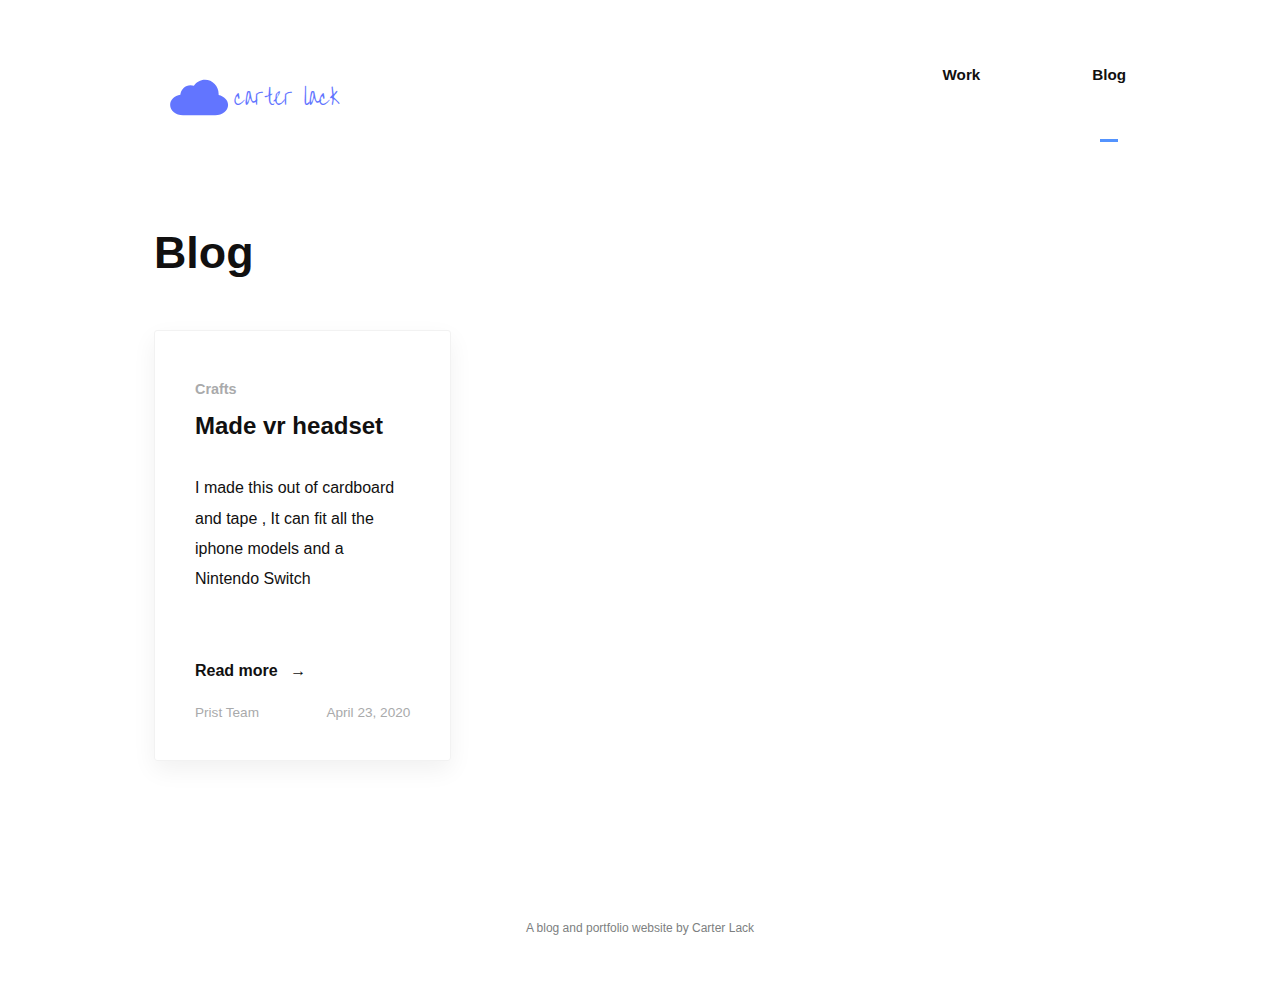
<file: blog/index.html>
<!DOCTYPE html><html><head><meta charSet="utf-8"/><meta http-equiv="x-ua-compatible" content="ie=edge"/><meta name="viewport" content="width=device-width, initial-scale=1, shrink-to-fit=no"/><style data-href="/styles.1d7625668f4aa68833fc.css">@import url(https://rsms.me/inter/inter.css);html{font-family:Inter,sans-serif}@supports (font-variation-settings:normal){html{font-family:Inter var,sans-serif}}</style><meta name="generator" content="Gatsby 2.20.29"/><title data-react-helmet="true">Blog | Prist, Gatsby &amp; Prismic Starter | Blog | Prist, Gatsby &amp; Prismic Starter</title><meta data-react-helmet="true" name="description" content="Carter Lack&#x27;s blog and portfolio."/><meta data-react-helmet="true" property="og:title" content="Blog | Prist, Gatsby &amp; Prismic Starter"/><meta data-react-helmet="true" property="og:description" content="Carter Lack&#x27;s blog and portfolio."/><meta data-react-helmet="true" property="og:type" content="website"/><meta data-react-helmet="true" name="twitter:card" content="summary"/><meta data-react-helmet="true" name="twitter:creator" content="Carter Lack | carterlack.com"/><meta data-react-helmet="true" name="twitter:title" content="Carter&#x27;s Website"/><meta data-react-helmet="true" name="twitter:description" content="Carter Lack&#x27;s blog and portfolio."/><script>
            window.prismic = {
              endpoint: 'https://CarterBlog.prismic.io/api/v2',
            };
            window.prismicGatsbyOptions = {"plugins":[],"repositoryName":"CarterBlog"};
          </script><script type="text/javascript" src="//static.cdn.prismic.io/prismic.min.js"></script><link rel="manifest" href="/manifest.webmanifest"/><meta name="theme-color" content="#663399"/><link rel="apple-touch-icon" sizes="48x48" href="/icons/icon-48x48.png"/><link rel="apple-touch-icon" sizes="72x72" href="/icons/icon-72x72.png"/><link rel="apple-touch-icon" sizes="96x96" href="/icons/icon-96x96.png"/><link rel="apple-touch-icon" sizes="144x144" href="/icons/icon-144x144.png"/><link rel="apple-touch-icon" sizes="192x192" href="/icons/icon-192x192.png"/><link rel="apple-touch-icon" sizes="256x256" href="/icons/icon-256x256.png"/><link rel="apple-touch-icon" sizes="384x384" href="/icons/icon-384x384.png"/><link rel="apple-touch-icon" sizes="512x512" href="/icons/icon-512x512.png"/><link rel="preconnect dns-prefetch" href="https://www.google-analytics.com"/><script>
  
  
  if(true) {
    (function(i,s,o,g,r,a,m){i['GoogleAnalyticsObject']=r;i[r]=i[r]||function(){
    (i[r].q=i[r].q||[]).push(arguments)},i[r].l=1*new Date();a=s.createElement(o),
    m=s.getElementsByTagName(o)[0];a.async=1;a.src=g;m.parentNode.insertBefore(a,m)
    })(window,document,'script','https://www.google-analytics.com/analytics.js','ga');
  }
  if (typeof ga === "function") {
    ga('create', 'UA-164606670-1', 'auto', {});
      
      
      
      
      
      }</script><link as="script" rel="preload" href="/framework-f09f45822e9ba8fc378b.js"/><link as="script" rel="preload" href="/75534ede53cd1c0da929b3cfe470ba5563e5b2ff-d023c0f2d8188a65ab01.js"/><link as="script" rel="preload" href="/29107295-15d9f71e112e5a4d62ba.js"/><link as="script" rel="preload" href="/component---src-pages-blog-js-52749c7cd5c44279fb32.js"/><link as="script" rel="preload" href="/0edf05ca4e100c8c0f0b7b074caba5b78425e5f2-328beafa6a308be208fc.js"/><link as="script" rel="preload" href="/1bac6aee7c62b6d1a228cff03d6c0df8c1343c88-d4830171bc1e9d6be831.js"/><link as="script" rel="preload" href="/app-05f41636e5e7450a7014.js"/><link as="script" rel="preload" href="/styles-b729c27faa6284e9ff45.js"/><link as="script" rel="preload" href="/webpack-runtime-5f35ea898c26cccf0bd2.js"/><link as="fetch" rel="preload" href="/page-data/blog/page-data.json" crossorigin="anonymous"/><link as="fetch" rel="preload" href="/page-data/app-data.json" crossorigin="anonymous"/></head><body><div id="___gatsby"><div style="outline:none" tabindex="-1" id="gatsby-focus-wrapper"><style data-emotion-css="z7p2gg">.css-z7p2gg{max-width:1100px;padding-left:4em;padding-right:4em;margin:0 auto;}@media (max-width:768px){.css-z7p2gg{padding-left:2.5em;padding-right:2.5em;}}@media (max-width:600px){.css-z7p2gg{padding-left:2em;padding-right:2em;}}.css-z7p2gg .Layout__content{padding-bottom:5em;}</style><div class="div css-z7p2gg eoc3zv40"><style data-emotion-css="1x5k7yj">html,body,#root{margin:0;-webkit-font-smoothing:antialiased;-moz-osx-font-smoothing:grayscale;min-height:100%;}body{width:100%;margin:0 auto;font-size:16px;line-height:1.5;color:#111010;-webkit-font-smoothing:antialiased;}@media (max-width:600px){body{font-size:14px;}}body *{box-sizing:border-box;}body *::selection{background:#F46B3F;color:white;}#___gatsby,div[role="group"][tabindex]{height:100%;min-height:100% !important;}h1{font-size:2.8em;line-height:1.45;font-weight:800;}@media (max-width:768px){h1{font-size:2.25em;}}@media (max-width:600px){h1{font-size:2em;}}h2{margin-bottom:2rem;font-size:1.9em;line-height:1.1;}h3{line-height:1.2;font-size:1.5em;}h5{margin-bottom:1.45rem;font-weight:500;line-height:20px;font-size:0.95em;}h6{font-size:0.9em;font-weight:500;margin:0;}p{line-height:1.9;}a:hover{cursor:pointer;}</style><div class="Layout"><style data-emotion-css="1e2luxz">.css-1e2luxz{padding-top:3.75em;padding-bottom:3em;}</style><div class="css-1e2luxz e12o8j0b0"><style data-emotion-css="gg4vpm">.css-gg4vpm{display:-webkit-box;display:-webkit-flex;display:-ms-flexbox;display:flex;-webkit-box-pack:justify;-webkit-justify-content:space-between;-ms-flex-pack:justify;justify-content:space-between;}</style><div class="css-gg4vpm e12o8j0b1"><a href="/"><svg width="200" height="75" version="1.1" preserveAspectRatio="xMidYMid meet" viewBox="0 0 500 200"><defs><text id="a36nn5FpgP" x="430.59" y="177.75" font-size="55" font-family="Over the Rainbow" font-weight="normal" font-style="normal" letter-spacing="0" alignment-baseline="before-edge" transform="matrix(1 0 0 1 -109.72529245663571 -6.6139572408224865)" style="line-height:100%" xml:space="preserve" dominant-baseline="text-before-edge"><tspan x="430.59" dy="0em" alignment-baseline="before-edge" dominant-baseline="text-before-edge" text-anchor="start"></tspan></text><style id="overtherainbownormalnormal">
    @font-face {
    font-family: &quot;Over the Rainbow&quot;;
    font-weight: normal;
    src: url(&quot;[data-uri]&quot;);
    }
    </style><text id="alFY39WzG" x="430.59" y="177.75" font-size="55" font-family="Over the Rainbow" font-weight="normal" font-style="normal" letter-spacing="0" alignment-baseline="before-edge" transform="matrix(1 0 0 1 -232.8596208148448 -133.75)" style="line-height:100%" xml:space="preserve" dominant-baseline="text-before-edge"><tspan x="430.59" dy="0em" alignment-baseline="before-edge" dominant-baseline="text-before-edge" text-anchor="start">carter lack</tspan></text><path d="M155.74 90.77C155.74 91.56 155.72 92.35 155.67 93.12C170.2 96.31 180.89 106.99 180.89 119.67C180.89 119.67 180.89 119.67 180.89 119.67C180.89 134.87 165.55 147.19 146.62 147.19C138.03 147.19 69.26 147.19 60.67 147.19C41.75 147.19 26.4 134.87 26.4 119.67C26.4 119.67 26.4 119.67 26.4 119.67C26.4 106.42 38.06 95.36 53.59 92.74C54.98 78.38 66.62 67.16 80.77 67.16C83.88 67.16 86.87 67.71 89.66 68.7C96.27 59.08 107.09 52.81 119.31 52.81C139.43 52.81 155.74 69.81 155.74 90.77Z" id="b1SBiDEjXn"></path></defs><g><g><g id="cBRbY5xDS"><use xlink:href="#a36nn5FpgP" opacity="1" fill="#6275ff" fill-opacity="1"></use></g><g id="d36JspRYSY"><use xlink:href="#alFY39WzG" opacity="1" fill="#6275ff" fill-opacity="1"></use></g><g><use xlink:href="#b1SBiDEjXn" opacity="1" fill="#6275ff" fill-opacity="1"></use><g><use xlink:href="#b1SBiDEjXn" opacity="1" fill-opacity="0" stroke="#000000" stroke-width="1" stroke-opacity="0"></use></g></g></g></g></svg></a><style data-emotion-css="1jy4hpt">.css-1jy4hpt{display:grid;grid-template-columns:repeat(2,auto);grid-gap:7em;-webkit-box-pack:end;-webkit-justify-content:flex-end;-ms-flex-pack:end;justify-content:flex-end;width:100%;max-width:200px;}@media (max-width:768px){.css-1jy4hpt{grid-gap:5.5em;}}@media (max-width:600px){.css-1jy4hpt{grid-gap:2.5em;}}.css-1jy4hpt a{color:currentColor;-webkit-text-decoration:none;text-decoration:none;border-bottom:3px solid transparent;font-weight:600;font-size:0.95em;height:100%;padding-bottom:1.25em;padding-top:0.25em;display:block;position:relative;}.css-1jy4hpt a:after{position:absolute;content:"";bottom:0;width:18px;height:3px;background:transparent;bottom:-3px;right:50%;margin-right:-9px;-webkit-transition:100ms ease-in-out background;transition:100ms ease-in-out background;}.css-1jy4hpt a:hover:after{background:#5393fe;-webkit-transition:100ms ease-in-out background;transition:100ms ease-in-out background;}.css-1jy4hpt a.Link--is-active:after{background:#5393fe;-webkit-transition:100ms ease-in-out background;transition:100ms ease-in-out background;}</style><div class="css-1jy4hpt e12o8j0b2"><a href="/work">Work</a><a aria-current="page" class="Link--is-active" href="/blog">Blog</a></div></div></div><main class="Layout__content"><style data-emotion-css="9tf9ac">.css-9tf9ac{margin-bottom:1em;}</style><h1 class="css-9tf9ac e18uo3zf0">Blog</h1><style data-emotion-css="1rt32ml">.css-1rt32ml{display:grid;grid-template-columns:repeat(3,1fr);grid-gap:2.5em;}@media (max-width:1050px){.css-1rt32ml{grid-template-columns:repeat(2,1fr);grid-gap:1.5em;}}@media (max-width:600px){.css-1rt32ml{grid-template-columns:1fr;grid-gap:2.5em;}}</style><div class="css-1rt32ml e18uo3zf1"><style data-emotion-css="bz4hdp">.css-bz4hdp{border:1px solid #F2F2F2;padding:3em 2.5em 2.25em 2.5em;border-radius:3px;-webkit-text-decoration:none;text-decoration:none;color:currentColor;display:-webkit-box;display:-webkit-flex;display:-ms-flexbox;display:flex;-webkit-flex-direction:column;-ms-flex-direction:column;flex-direction:column;box-shadow:0px 9px 24px rgba(0,0,0,0.06);-webkit-transition:all 150ms ease-in-out;transition:all 150ms ease-in-out;}.css-bz4hdp:hover{box-shadow:0px 9px 24px rgba(0,0,0,0.1);-webkit-transition:all 150ms ease-in-out;transition:all 150ms ease-in-out;cursor:pointer;}.css-bz4hdp:hover .PostCardAction{color:#5393fe;-webkit-transition:all 150ms ease-in-out;transition:all 150ms ease-in-out;}.css-bz4hdp:hover .PostCardAction span{-webkit-transform:translateX(0px);-ms-transform:translateX(0px);transform:translateX(0px);opacity:1;-webkit-transition:-webkit-transform 150ms ease-in-out;-webkit-transition:transform 150ms ease-in-out;transition:transform 150ms ease-in-out;}</style><a class="BlogPostCard css-bz4hdp e1fb6nmy0" href="/blog/made-vr-headset"><style data-emotion-css="6z7e4n">.css-6z7e4n{font-weight:600;color:#A9AAAB;}</style><h6 class="css-6z7e4n e1fb6nmy1">Crafts</h6><style data-emotion-css="1vzx4gv">.css-1vzx4gv{margin:0;margin-top:0.5em;}</style><h3 class="css-1vzx4gv e1fb6nmy2">Made vr headset</h3><style data-emotion-css="rp69wo">.css-rp69wo{margin-top:2em;margin-bottom:4em;}.css-rp69wo p:last-of-type{margin:0;}</style><div class="css-rp69wo e1fb6nmy6"><p>I made this out of cardboard and tape , It can fit all the iphone models and a Nintendo Switch</p></div><style data-emotion-css="gobatq">.css-gobatq{font-weight:600;-webkit-text-decoration:none;text-decoration:none;color:currentColor;-webkit-transition:all 150ms ease-in-out;transition:all 150ms ease-in-out;}.css-gobatq span{margin-left:1em;-webkit-transform:translateX(-8px);-ms-transform:translateX(-8px);transform:translateX(-8px);display:inline-block;-webkit-transition:-webkit-transform 400ms ease-in-out;-webkit-transition:transform 400ms ease-in-out;transition:transform 400ms ease-in-out;}</style><div class="PostCardAction css-gobatq e1fb6nmy7">Read more <span>→</span></div><style data-emotion-css="nn6vj0">.css-nn6vj0{display:-webkit-box;display:-webkit-flex;display:-ms-flexbox;display:flex;-webkit-align-items:center;-webkit-box-align:center;-ms-flex-align:center;align-items:center;margin-top:1.5em;-webkit-box-pack:justify;-webkit-justify-content:space-between;-ms-flex-pack:justify;justify-content:space-between;font-size:0.85em;color:#A9AAAB;}</style><div class="css-nn6vj0 e1fb6nmy3"><style data-emotion-css="1uk1gs8">.css-1uk1gs8{margin:0;}</style><div class="css-1uk1gs8 e1fb6nmy4">Prist Team</div><div class="css-1uk1gs8 e1fb6nmy5"><time dateTime="1587618000000">April 23, 2020</time></div></div></a></div></main><style data-emotion-css="exhux1">.css-exhux1{padding-top:3.75em;padding-bottom:3em;display:-webkit-box;display:-webkit-flex;display:-ms-flexbox;display:flex;-webkit-flex-direction:column;-ms-flex-direction:column;flex-direction:column;-webkit-align-items:center;-webkit-box-align:center;-ms-flex-align:center;align-items:center;}.css-exhux1 svg{max-width:50px;}</style><div class="css-exhux1 e3777qm0"><style data-emotion-css="18ve00q">.css-18ve00q{font-size:0.75em;color:#7D7F81;display:-webkit-box;display:-webkit-flex;display:-ms-flexbox;display:flex;-webkit-flex-direction:column;-ms-flex-direction:column;flex-direction:column;-webkit-align-items:center;-webkit-box-align:center;-ms-flex-align:center;align-items:center;-webkit-text-decoration:none;text-decoration:none;margin-top:1.5em;}.css-18ve00q:hover{color:#192c4c;}.css-18ve00q:hover .FooterSpooch{-webkit-animation-name:rotate;animation-name:rotate;-webkit-animation-duration:1.5s;animation-duration:1.5s;-webkit-animation-iteration-count:infinite;animation-iteration-count:infinite;-webkit-animation-timing-function:linear;animation-timing-function:linear;}@-webkit-keyframes rotate{from{-webkit-transform:rotate(0deg);-ms-transform:rotate(0deg);transform:rotate(0deg);}to{-webkit-transform:rotate(360deg);-ms-transform:rotate(360deg);transform:rotate(360deg);}}@keyframes rotate{from{-webkit-transform:rotate(0deg);-ms-transform:rotate(0deg);transform:rotate(0deg);}to{-webkit-transform:rotate(360deg);-ms-transform:rotate(360deg);transform:rotate(360deg);}}</style><a href="https://carterlack.com" class="css-18ve00q e3777qm1">A blog and portfolio website by Carter Lack</a></div></div></div></div><div id="gatsby-announcer" style="position:absolute;top:0;width:1px;height:1px;padding:0;overflow:hidden;clip:rect(0, 0, 0, 0);white-space:nowrap;border:0" aria-live="assertive" aria-atomic="true"></div></div><script id="gatsby-script-loader">/*<![CDATA[*/window.pagePath="/blog";/*]]>*/</script><script id="gatsby-chunk-mapping">/*<![CDATA[*/window.___chunkMapping={"app":["/app-05f41636e5e7450a7014.js"],"component---node-modules-gatsby-source-prismic-graphql-components-preview-page-js":["/component---node-modules-gatsby-source-prismic-graphql-components-preview-page-js-3353ef0383b84ae0a7b0.js"],"component---src-pages-404-js":["/component---src-pages-404-js-0b016087fd6a463bab6e.js"],"component---src-pages-blog-js":["/component---src-pages-blog-js-52749c7cd5c44279fb32.js"],"component---src-pages-index-js":["/component---src-pages-index-js-21b71c89c87495e21d37.js"],"component---src-pages-work-js":["/component---src-pages-work-js-a50b6917ba359ab96ec8.js"],"component---src-templates-post-jsx":["/component---src-templates-post-jsx-f73fe6246ac46c27f6fe.js"],"component---src-templates-project-jsx":["/component---src-templates-project-jsx-9c2a9e1459c43eae8ff5.js"]};/*]]>*/</script><script src="/webpack-runtime-5f35ea898c26cccf0bd2.js" async=""></script><script src="/styles-b729c27faa6284e9ff45.js" async=""></script><script src="/app-05f41636e5e7450a7014.js" async=""></script><script src="/1bac6aee7c62b6d1a228cff03d6c0df8c1343c88-d4830171bc1e9d6be831.js" async=""></script><script src="/0edf05ca4e100c8c0f0b7b074caba5b78425e5f2-328beafa6a308be208fc.js" async=""></script><script src="/component---src-pages-blog-js-52749c7cd5c44279fb32.js" async=""></script><script src="/29107295-15d9f71e112e5a4d62ba.js" async=""></script><script src="/75534ede53cd1c0da929b3cfe470ba5563e5b2ff-d023c0f2d8188a65ab01.js" async=""></script><script src="/framework-f09f45822e9ba8fc378b.js" async=""></script></body></html>
</file>
